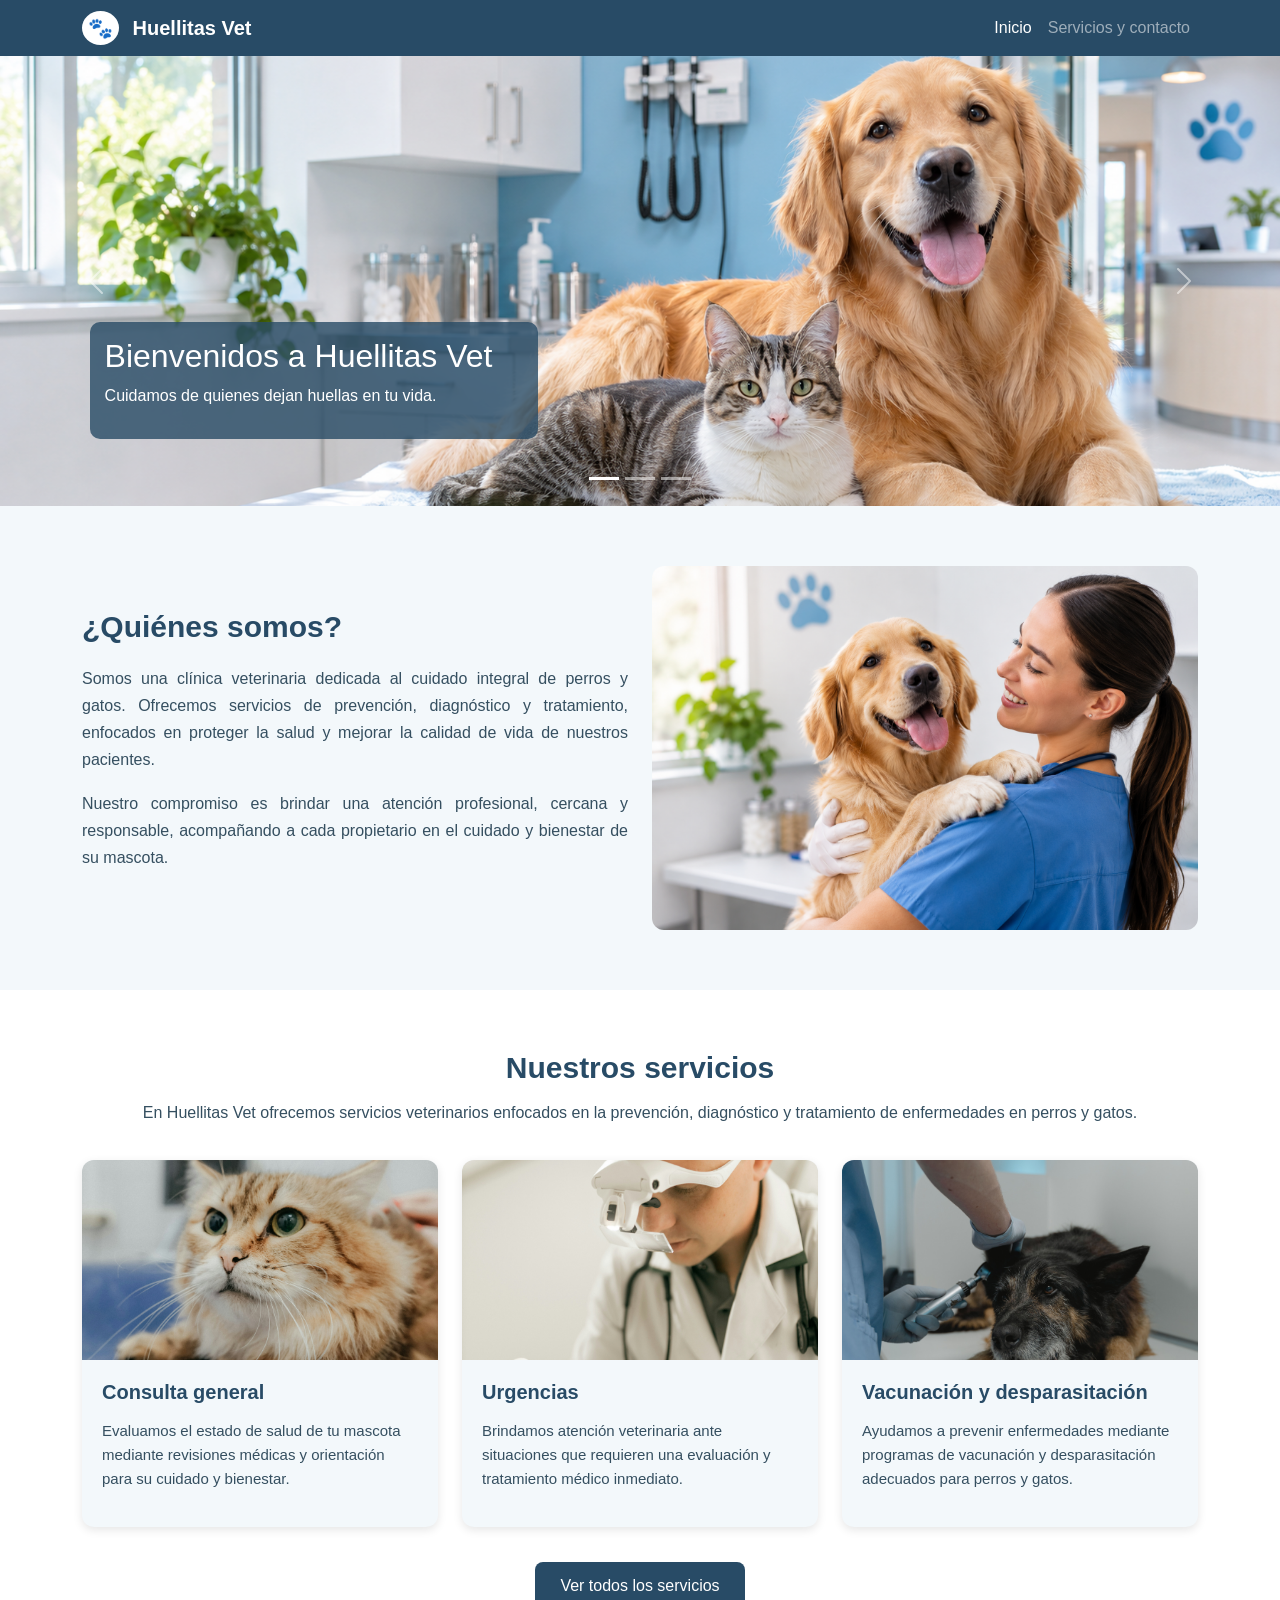
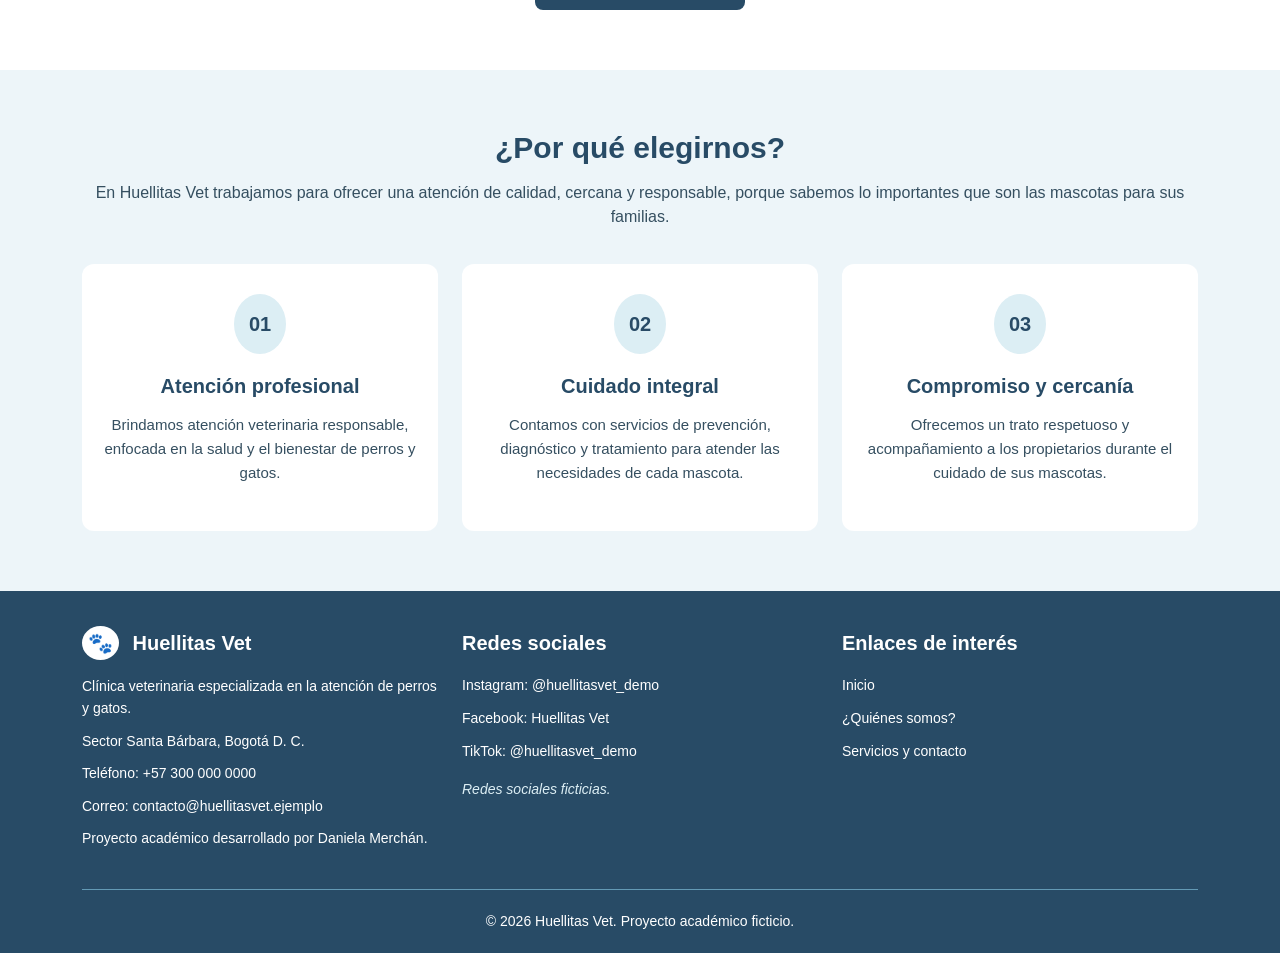
<file: index.html>
<!DOCTYPE html>
<html lang="es">

<head>
    <meta charset="UTF-8">
    <meta name="viewport" content="width=device-width, initial-scale=1.0">

    <title>Huellitas Vet - Inicio</title>

    <!-- Incorporación de Bootstrap CSS -->
    <link href="https://cdn.jsdelivr.net/npm/bootstrap@5.3.8/dist/css/bootstrap.min.css" rel="stylesheet">

    <!-- Hoja de estilos personalizada -->
    <link rel="stylesheet" href="CSS/iniciostyle.css">
</head>

<body>

    <!-- Encabezado y barra de navegación -->
    <header>

        <nav class="navbar navbar-expand-lg navbar-dark navbar-huellitas">
            <!-- navbar identifica la barra de navegación. navbar-expand-lg permite que el menú se despliegue horizontalmente en pantallas grandes.-->
            <!-- navbar-dark adapta los colores del menú para fondos oscuros.-->
            <div class="container"> <!--organiza el contenido con márgenes laterales adaptables-->

                <!-- Nombre de la veterinaria -->
                <a class="navbar-brand" href="index.html">
                    <span class="icono-huella">🐾</span>
                    Huellitas Vet
                </a>

                <!-- Botón de menú para pantallas pequeñas -->
                <button class="navbar-toggler" type="button" data-bs-toggle="collapse" data-bs-target="#menuNavegacion"
                    aria-controls="menuNavegacion" aria-expanded="false" aria-label="Abrir menú">

                    <span class="navbar-toggler-icon"></span>
                </button> <!-- navbar-toggler crea el botón del menú en pantallas pequeñas -->

                <!-- Enlaces de navegación -->
                <div class="collapse navbar-collapse" id="menuNavegacion">
                    <!--collapse navbar-collapse permite mostrar u ocultar los enlaces de navegación-->

                    <div class="navbar-nav ms-auto"> <!--ms-auto desplaza los enlaces hacia la derecha-->
                        <a class="nav-link active" aria-current="page" href="index.html">Inicio</a>
                        <a class="nav-link" href="pagina.html">Servicios y contacto</a>
                    </div>

                </div>

            </div>
        </nav>

    </header>

    <!-- Contenido principal -->
    <main>

        <!-- Carrusel principal de imágenes -->
        <section id="carruselInicio">

            <div id="carruselHuellitas" class="carousel slide">

                <!-- Indicadores del carrusel -->
                <div class="carousel-indicators">
                    <button type="button" data-bs-target="#carruselHuellitas" data-bs-slide-to="0" class="active"
                        aria-current="true" aria-label="Imagen 1"></button>

                    <button type="button" data-bs-target="#carruselHuellitas" data-bs-slide-to="1"
                        aria-label="Imagen 2"></button>

                    <button type="button" data-bs-target="#carruselHuellitas" data-bs-slide-to="2"
                        aria-label="Imagen 3"></button>
                </div>

                <!-- Contenedor de las tres imágenes -->
                <div class="carousel-inner">

                    <!-- Primera imagen -->
                    <div class="carousel-item active">
                        <img src="imagenes/carrusel1.jpg" class="d-block w-100 imagen-carrusel" alt="Perro y gato">

                        <div class="carousel-caption">
                            <h2>Bienvenidos a Huellitas Vet</h2>
                            <p>Cuidamos de quienes dejan huellas en tu vida.</p>
                        </div>
                    </div>

                    <!-- Segunda imagen -->
                    <div class="carousel-item">
                        <img src="imagenes/carrusel2.jpg" class="d-block w-100 imagen-carrusel"
                            alt="Veterinario atendiendo a un perro">

                        <div class="carousel-caption">
                            <h2>Atención veterinaria integral</h2>
                            <p>Comprometidos con la salud y el bienestar de tu mascota.</p>
                        </div>
                    </div>

                    <!-- Tercera imagen -->
                    <div class="carousel-item">
                        <img src="imagenes/carrusel3.jpg" class="d-block w-100 imagen-carrusel"
                            alt="Atención veterinaria para gatos">

                        <div class="carousel-caption">
                            <h2>Cuidamos a tus mejores amigos</h2>
                            <p>Servicios especializados para perros y gatos.</p>
                        </div>
                    </div>

                </div>

                <!-- Botón para regresar a la imagen anterior -->
                <button class="carousel-control-prev" type="button" data-bs-target="#carruselHuellitas"
                    data-bs-slide="prev">

                    <span class="carousel-control-prev-icon" aria-hidden="true"></span>
                    <span class="visually-hidden">Anterior</span>
                </button>

                <!-- Botón para avanzar a la siguiente imagen -->
                <button class="carousel-control-next" type="button" data-bs-target="#carruselHuellitas"
                    data-bs-slide="next">

                    <span class="carousel-control-next-icon" aria-hidden="true"></span>
                    <span class="visually-hidden">Siguiente</span>
                </button>

            </div>

        </section>

        <!-- Sección 1: ¿Quiénes somos? -->
<section id="quienesSomos" class="seccion-nosotros">

    <div class="container">

        <div class="row align-items-center">

            <!-- Columna de texto -->
            <div class="col-12 col-md-6">

                <h2>¿Quiénes somos?</h2>

                <p>
                    Somos una clínica veterinaria
                    dedicada al cuidado integral de perros y gatos.
                    Ofrecemos servicios de prevención, diagnóstico y
                    tratamiento, enfocados en proteger la salud y
                    mejorar la calidad de vida de nuestros pacientes.
                </p>

                <p>
                    Nuestro compromiso es brindar una atención
                    profesional, cercana y responsable, acompañando
                    a cada propietario en el cuidado y bienestar
                    de su mascota.
                </p>

            </div>

            <!-- Columna de imagen -->
            <div class="col-12 col-md-6">

                <img src="imagenes/nosotros.jpg"
                    class="img-fluid imagen-nosotros"
                    alt="Veterinaria atendiendo a un perro">

            </div>

        </div>

    </div>

</section>

<!-- Sección 2: Servicios destacados -->
<section id="serviciosDestacados" class="seccion-servicios">

    <div class="container">

        <h2>Nuestros servicios</h2>

        <p class="descripcion-servicios">
            En Huellitas Vet ofrecemos servicios veterinarios
            enfocados en la prevención, diagnóstico y tratamiento
            de enfermedades en perros y gatos.
        </p>

        <div class="row g-4">

            <!-- Servicio 1: Consulta general -->
            <div class="col-12 col-md-6 col-lg-4">

                <article class="tarjeta-servicio">

                    <img src="imagenes/consulta.jpg"
                        alt="Veterinaria realizando una consulta a un perro">

                    <div class="contenido-servicio">

                        <h3>Consulta general</h3>

                        <p>
                            Evaluamos el estado de salud de tu mascota
                            mediante revisiones médicas y orientación
                            para su cuidado y bienestar.
                        </p>

                    </div>

                </article>

            </div>

            <!-- Servicio 2: Urgencias -->
            <div class="col-12 col-md-6 col-lg-4">

                <article class="tarjeta-servicio">

                    <img src="imagenes/urgencias.jpg"
                        alt="Atención de urgencias veterinarias">

                    <div class="contenido-servicio">

                        <h3>Urgencias</h3>

                        <p>
                            Brindamos atención veterinaria ante
                            situaciones que requieren una evaluación
                            y tratamiento médico inmediato.
                        </p>

                    </div>

                </article>

            </div>

            <!-- Servicio 3: Vacunación -->
            <div class="col-12 col-md-6 col-lg-4">

                <article class="tarjeta-servicio">

                    <img src="imagenes/vacunacion.jpg"
                        alt="Vacunación de una mascota">

                    <div class="contenido-servicio">

                        <h3>Vacunación y desparasitación</h3>

                        <p>
                            Ayudamos a prevenir enfermedades mediante
                            programas de vacunación y desparasitación
                            adecuados para perros y gatos.
                        </p>

                    </div>

                </article>

            </div>

        </div>

        <!-- Enlace a la página de servicios -->
        <div class="enlace-servicios">

            <a href="pagina.html" class="boton-servicios">
                Ver todos los servicios
            </a>

        </div>

    </div>

</section>


<!-- Sección 3: ¿Por qué elegirnos? -->
<section id="porQueElegirnos" class="seccion-elegirnos">

    <div class="container">

        <h2>¿Por qué elegirnos?</h2>

        <p class="descripcion-elegirnos">
            En Huellitas Vet trabajamos para ofrecer
            una atención de calidad, cercana y responsable,
            porque sabemos lo importantes que son las
            mascotas para sus familias.
        </p>

        <div class="row g-4">

            <!-- Característica 1: Atención profesional -->
            <div class="col-12 col-md-6 col-lg-4">

                <article class="tarjeta-beneficio">

                    <span class="numero-beneficio">01</span> <!--span permite aplicar estilos a una parte específica del contenido.-->

                    <h3>Atención profesional</h3>

                    <p>
                        Brindamos atención veterinaria
                        responsable, enfocada en la salud
                        y el bienestar de perros y gatos.
                    </p>

                </article>

            </div>

            <!-- Característica 2: Cuidado integral -->
            <div class="col-12 col-md-6 col-lg-4">

                <article class="tarjeta-beneficio">

                    <span class="numero-beneficio">02</span>

                    <h3>Cuidado integral</h3>

                    <p>
                        Contamos con servicios de prevención,
                        diagnóstico y tratamiento para atender
                        las necesidades de cada mascota.
                    </p>

                </article>

            </div>

            <!-- Característica 3: Compromiso y cercanía -->
            <div class="col-12 col-md-6 col-lg-4">

                <article class="tarjeta-beneficio">

                    <span class="numero-beneficio">03</span>

                    <h3>Compromiso y cercanía</h3>

                    <p>
                        Ofrecemos un trato respetuoso y
                        acompañamiento a los propietarios
                        durante el cuidado de sus mascotas.
                    </p>

                </article>

            </div>

        </div>

    </div>

</section>


    </main>

    <!-- Pie de página -->
<footer class="footer-huellitas">

    <div class="container">

        <div class="row gy-4">

            <!-- Columna 1: Información de la veterinaria y creador -->
            <div class="col-12 col-md-4">

                <h3>
                    <span class="icono-huella">🐾</span>
                    Huellitas Vet
                </h3>

                <p>
                    Clínica veterinaria especializada en
                    la atención de perros y gatos.
                </p>

                <p>Sector Santa Bárbara, Bogotá D. C.</p>
                <p>Teléfono: +57 300 000 0000</p>
                <p>Correo: contacto@huellitasvet.ejemplo</p>

                <p>
                    Proyecto académico desarrollado por
                    Daniela Merchán.
                </p>

            </div>

            <!-- Columna 2: Redes sociales ficticias -->
            <div class="col-12 col-md-4">

                <h3>Redes sociales</h3>

                <ul class="lista-footer">
                    <li>Instagram: @huellitasvet_demo</li>
                    <li>Facebook: Huellitas Vet</li>
                    <li>TikTok: @huellitasvet_demo</li>
                </ul>

                <p class="nota-footer">
                    Redes sociales ficticias.
                </p>

            </div>

            <!-- Columna 3: Enlaces de interés -->
            <div class="col-12 col-md-4">

                <h3>Enlaces de interés</h3>

                <ul class="lista-footer">
                    <li>
                        <a href="index.html">Inicio</a>
                    </li>

                    <li>
                        <a href="index.html#quienesSomos">
                            ¿Quiénes somos?
                        </a>
                    </li>

                    <li>
                        <a href="pagina.html">
                            Servicios y contacto
                        </a>
                    </li>
                </ul>

            </div>

        </div>

        <!-- Información inferior del footer -->
        <div class="pie-inferior">

            <p>
                © 2026 Huellitas Vet.
                Proyecto académico ficticio.
            </p>

        </div>

    </div>

</footer>

    <!-- Incorporación de Bootstrap JavaScript -->
    <script src="https://cdn.jsdelivr.net/npm/bootstrap@5.3.8/dist/js/bootstrap.bundle.min.js"></script>

</body>

</html>
</file>
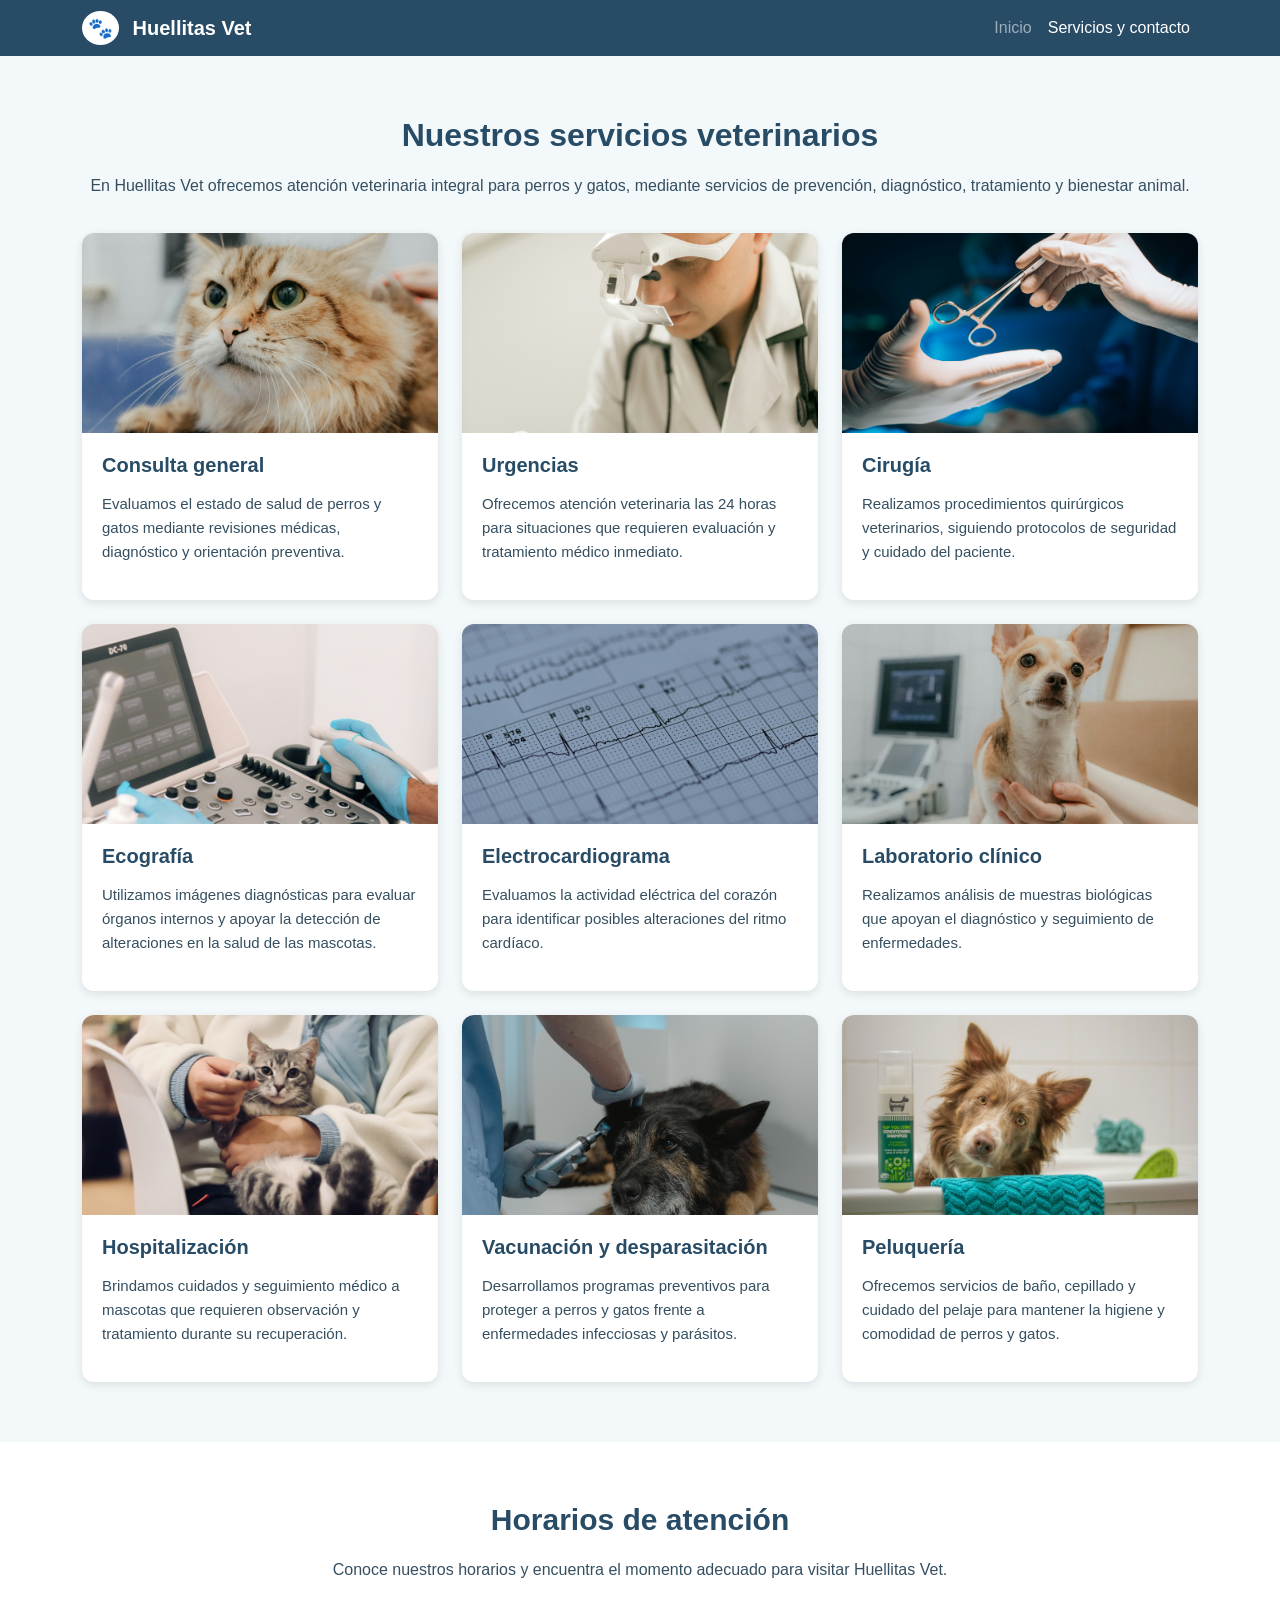
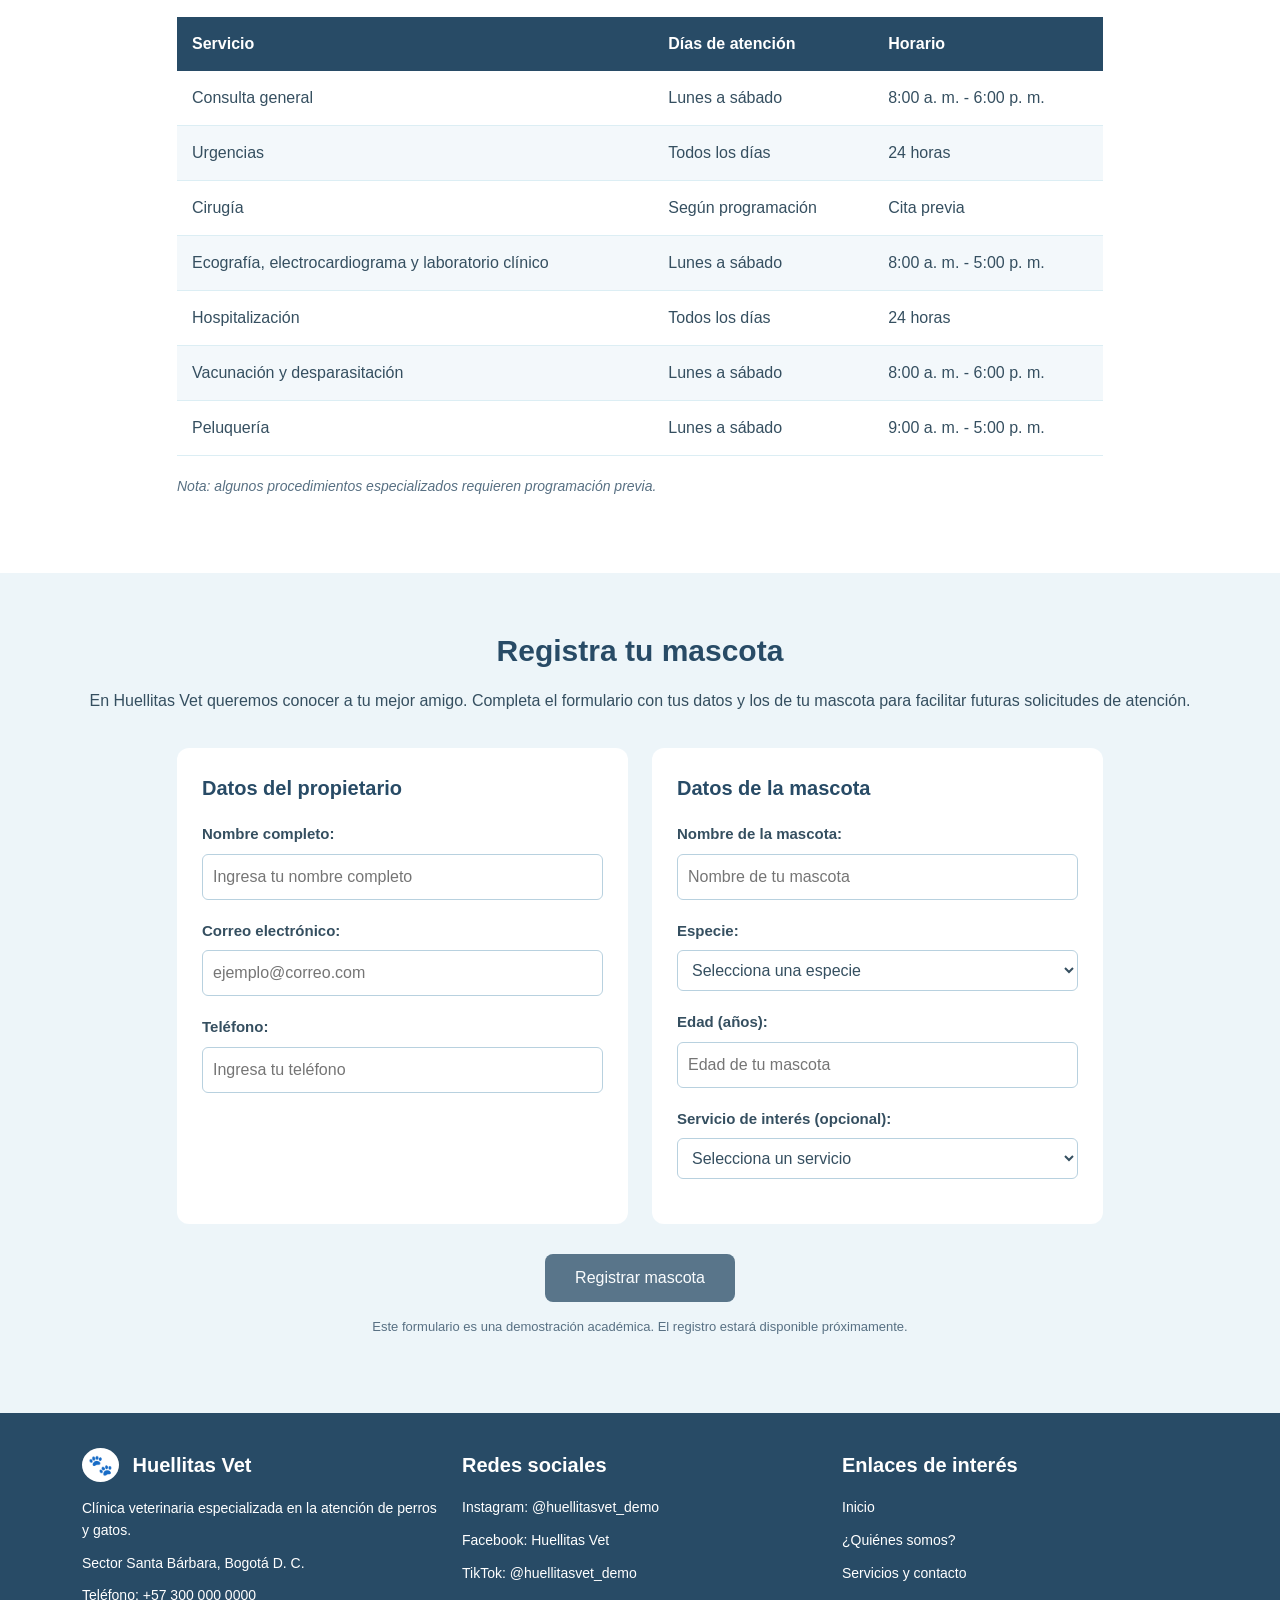
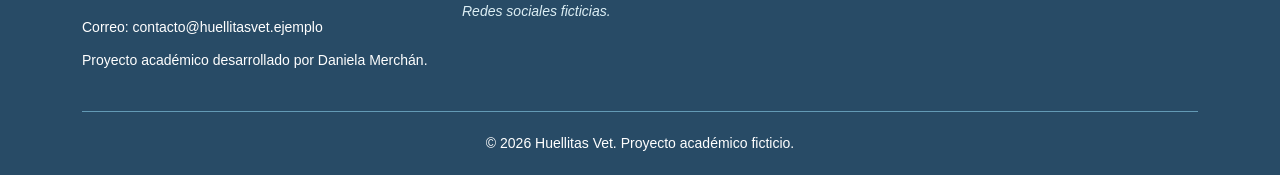
<file: pagina.html>
<!DOCTYPE html>
<html lang="es">

<head>
    <meta charset="UTF-8">
    <meta name="viewport" content="width=device-width, initial-scale=1.0">

    <title>Huellitas Vet - Servicios y contacto</title>

    <!-- Incorporación de Bootstrap CSS -->
    <link href="https://cdn.jsdelivr.net/npm/bootstrap@5.3.8/dist/css/bootstrap.min.css" rel="stylesheet">

    <!-- Hoja de estilos personalizada -->
    <link rel="stylesheet" href="CSS/paginastyle.css">
</head>

<body>

    <!-- Encabezado y barra de navegación -->
    <header>

        <nav class="navbar navbar-expand-lg navbar-dark navbar-huellitas">
            <!-- navbar identifica la barra de navegación. navbar-expand-lg permite que el menú se despliegue horizontalmente en pantallas grandes.-->
            <!-- navbar-dark adapta los colores del menú para fondos oscuros.-->
            <div class="container"> <!--organiza el contenido con márgenes laterales adaptables-->

                <!-- Nombre de la veterinaria -->
                <a class="navbar-brand" href="index.html">
                    <span class="icono-huella">🐾</span>
                    Huellitas Vet
                </a>

                <!-- Botón de menú para pantallas pequeñas -->
                <button class="navbar-toggler" type="button" data-bs-toggle="collapse" data-bs-target="#menuNavegacion"
                    aria-controls="menuNavegacion" aria-expanded="false" aria-label="Abrir menú">

                    <span class="navbar-toggler-icon"></span>
                </button> <!-- navbar-toggler crea el botón del menú en pantallas pequeñas -->

                <!-- Enlaces de navegación -->
                <div class="collapse navbar-collapse" id="menuNavegacion">
                    <!--collapse navbar-collapse permite mostrar u ocultar los enlaces de navegación-->

                    <div class="navbar-nav ms-auto"> <!--ms-auto desplaza los enlaces hacia la derecha-->
                        <a class="nav-link" href="index.html">Inicio</a>
                        <a class="nav-link active" aria-current="page" href="pagina.html">Servicios y contacto</a>
                    </div>

                </div>

            </div>
        </nav>

    </header>

    <!-- Contenido principal -->
<main>

    <!-- Sección 1: Nuestros servicios -->
    <section id="nuestrosServicios" class="seccion-todos-servicios">

        <div class="container">

            <h1>Nuestros servicios veterinarios</h1>

            <p class="descripcion-servicios">
                En Huellitas Vet ofrecemos atención veterinaria
                integral para perros y gatos, mediante servicios
                de prevención, diagnóstico, tratamiento y
                bienestar animal.
            </p>

            <div class="row g-4">

                <!-- Servicio 1: Consulta general -->
                <div class="col-12 col-md-6 col-lg-4">

                    <article class="tarjeta-servicio">

                        <img src="imagenes/consulta.jpg"
                            alt="Consulta veterinaria general">

                        <div class="contenido-servicio">
                            <h3>Consulta general</h3>

                            <p>
                                Evaluamos el estado de salud de perros
                                y gatos mediante revisiones médicas,
                                diagnóstico y orientación preventiva.
                            </p>
                        </div>

                    </article>

                </div>

                <!-- Servicio 2: Urgencias -->
                <div class="col-12 col-md-6 col-lg-4">

                    <article class="tarjeta-servicio">

                        <img src="imagenes/urgencias.jpg"
                            alt="Atención de urgencias veterinarias">

                        <div class="contenido-servicio">
                            <h3>Urgencias</h3>

                            <p>
                                Ofrecemos atención veterinaria las
                                24 horas para situaciones que
                                requieren evaluación y tratamiento
                                médico inmediato.
                            </p>
                        </div>

                    </article>

                </div>

                <!-- Servicio 3: Cirugía -->
                <div class="col-12 col-md-6 col-lg-4">

                    <article class="tarjeta-servicio">

                        <img src="imagenes/cirugia.jpg"
                            alt="Procedimiento quirúrgico veterinario">

                        <div class="contenido-servicio">
                            <h3>Cirugía</h3>

                            <p>
                                Realizamos procedimientos quirúrgicos
                                veterinarios, siguiendo protocolos
                                de seguridad y cuidado del paciente.
                            </p>
                        </div>

                    </article>

                </div>

                <!-- Servicio 4: Ecografía -->
                <div class="col-12 col-md-6 col-lg-4">

                    <article class="tarjeta-servicio">

                        <img src="imagenes/ecografia.jpg"
                            alt="Ecografía veterinaria">

                        <div class="contenido-servicio">
                            <h3>Ecografía</h3>

                            <p>
                                Utilizamos imágenes diagnósticas
                                para evaluar órganos internos y
                                apoyar la detección de alteraciones
                                en la salud de las mascotas.
                            </p>
                        </div>

                    </article>

                </div>

                <!-- Servicio 5: Electrocardiograma -->
                <div class="col-12 col-md-6 col-lg-4">

                    <article class="tarjeta-servicio">

                        <img src="imagenes/electrocardiograma.jpg"
                            alt="Evaluación cardíaca veterinaria">

                        <div class="contenido-servicio">
                            <h3>Electrocardiograma</h3>

                            <p>
                                Evaluamos la actividad eléctrica
                                del corazón para identificar
                                posibles alteraciones del
                                ritmo cardíaco.
                            </p>
                        </div>

                    </article>

                </div>

                <!-- Servicio 6: Laboratorio clínico -->
                <div class="col-12 col-md-6 col-lg-4">

                    <article class="tarjeta-servicio">

                        <img src="imagenes/laboratorio.jpg"
                            alt="Laboratorio clínico veterinario">

                        <div class="contenido-servicio">
                            <h3>Laboratorio clínico</h3>

                            <p>
                                Realizamos análisis de muestras
                                biológicas que apoyan el diagnóstico
                                y seguimiento de enfermedades.
                            </p>
                        </div>

                    </article>

                </div>

                <!-- Servicio 7: Hospitalización -->
                <div class="col-12 col-md-6 col-lg-4">

                    <article class="tarjeta-servicio">

                        <img src="imagenes/hospitalizacion.jpg"
                            alt="Hospitalización veterinaria">

                        <div class="contenido-servicio">
                            <h3>Hospitalización</h3>

                            <p>
                                Brindamos cuidados y seguimiento
                                médico a mascotas que requieren
                                observación y tratamiento
                                durante su recuperación.
                            </p>
                        </div>

                    </article>

                </div>

                <!-- Servicio 8: Vacunación y desparasitación -->
                <div class="col-12 col-md-6 col-lg-4">

                    <article class="tarjeta-servicio">

                        <img src="imagenes/vacunacion.jpg"
                            alt="Vacunación de una mascota">

                        <div class="contenido-servicio">
                            <h3>Vacunación y desparasitación</h3>

                            <p>
                                Desarrollamos programas preventivos
                                para proteger a perros y gatos
                                frente a enfermedades infecciosas
                                y parásitos.
                            </p>
                        </div>

                    </article>

                </div>

                <!-- Servicio 9: Peluquería -->
                <div class="col-12 col-md-6 col-lg-4">

                    <article class="tarjeta-servicio">

                        <img src="imagenes/peluqueria.jpg"
                            alt="Servicio de peluquería para mascotas">

                        <div class="contenido-servicio">
                            <h3>Peluquería</h3>

                            <p>
                                Ofrecemos servicios de baño,
                                cepillado y cuidado del pelaje
                                para mantener la higiene y
                                comodidad de perros y gatos.
                            </p>
                        </div>

                    </article>

                </div>

            </div>

        </div>

    </section>

    
<!-- Sección 2: Horarios de atención -->
<section id="horariosAtencion" class="seccion-horarios">

    <div class="container">

        <h2>Horarios de atención</h2>

        <p class="descripcion-horarios">
            Conoce nuestros horarios y encuentra el momento
            adecuado para visitar Huellitas Vet.
        </p>

        <div class="row justify-content-center">

            <div class="col-12 col-lg-10">

                <!-- Tabla de horarios de la veterinaria -->
                <div class="table-responsive">

                    <table class="tabla-horarios"> <!--Crea una tabla-->

                        <thead>
                            <tr> <!--Define una fila-->
                                <th scope="col">Servicio</th> <!--th define una celda de encabezado-->
                                <th scope="col">Días de atención</th>
                                <th scope="col">Horario</th>
                            </tr>
                        </thead>

                        <tbody>

                            <tr>
                                <td>Consulta general</td> <!--Define una celda de datos-->
                                <td>Lunes a sábado</td>
                                <td>8:00 a. m. - 6:00 p. m.</td>
                            </tr>

                            <tr>
                                <td>Urgencias</td>
                                <td>Todos los días</td>
                                <td>24 horas</td>
                            </tr>

                            <tr>
                                <td>Cirugía</td>
                                <td>Según programación</td>
                                <td>Cita previa</td>
                            </tr>

                            <tr>
                                <td>Ecografía, electrocardiograma
                                    y laboratorio clínico</td>
                                <td>Lunes a sábado</td>
                                <td>8:00 a. m. - 5:00 p. m.</td>
                            </tr>

                            <tr>
                                <td>Hospitalización</td>
                                <td>Todos los días</td>
                                <td>24 horas</td>
                            </tr>

                            <tr>
                                <td>Vacunación y desparasitación</td>
                                <td>Lunes a sábado</td>
                                <td>8:00 a. m. - 6:00 p. m.</td>
                            </tr>

                            <tr>
                                <td>Peluquería</td>
                                <td>Lunes a sábado</td>
                                <td>9:00 a. m. - 5:00 p. m.</td>
                            </tr>

                        </tbody>

                    </table>

                </div>

                <!-- Información adicional -->
                <p class="nota-horarios">
                    Nota: algunos procedimientos especializados
                    requieren programación previa.
                </p>

            </div>

        </div>

    </div>

</section>


    
<!-- Sección 3: Registro de mascotas -->
<section id="registroMascotas" class="seccion-registro">

    <div class="container">

        <h2>Registra tu mascota</h2>

        <p class="descripcion-registro">
            En Huellitas Vet queremos conocer a tu mejor amigo.
            Completa el formulario con tus datos y los de tu
            mascota para facilitar futuras solicitudes de atención.
        </p>

        <div class="row justify-content-center">

            <div class="col-12 col-lg-10">

                <!-- Formulario de registro -->
                <form id="formularioRegistro">

                    <div class="row g-4">

                        <!-- Columna 1: Datos del propietario -->
                        <div class="col-12 col-md-6">

                            <fieldset class="grupo-formulario">

                                <legend>Datos del propietario</legend>

                                <label for="nombrePropietario">
                                    Nombre completo:
                                </label>

                                <input type="text"
                                    id="nombrePropietario"
                                    name="nombrePropietario"
                                    placeholder="Ingresa tu nombre completo"
                                    required>

                                <label for="correo">
                                    Correo electrónico:
                                </label>

                                <input type="email"
                                    id="correo"
                                    name="correo"
                                    placeholder="ejemplo@correo.com"
                                    required>

                                <label for="telefono">
                                    Teléfono:
                                </label>

                                <input type="tel"
                                    id="telefono"
                                    name="telefono"
                                    placeholder="Ingresa tu teléfono"
                                    required>

                            </fieldset>

                        </div>

                        <!-- Columna 2: Datos de la mascota -->
                        <div class="col-12 col-md-6">

                            <fieldset class="grupo-formulario">

                                <legend>Datos de la mascota</legend>

                                <label for="nombreMascota">
                                    Nombre de la mascota:
                                </label>

                                <input type="text"
                                    id="nombreMascota"
                                    name="nombreMascota"
                                    placeholder="Nombre de tu mascota"
                                    required>

                                <label for="especie">
                                    Especie:
                                </label>

                                <select id="especie" name="especie" required>
                                    <option value="">Selecciona una especie</option>
                                    <option value="perro">Perro</option>
                                    <option value="gato">Gato</option>
                                </select>

                                <label for="edad">
                                    Edad (años):
                                </label>

                                <input type="number"
                                    id="edad"
                                    name="edad"
                                    min="0"
                                    placeholder="Edad de tu mascota"
                                    required>

                                <label for="servicio">
                                    Servicio de interés (opcional):
                                </label>

                                <select id="servicio" name="servicio">
                                    <option value="">Selecciona un servicio</option>
                                    <option value="consulta">Consulta general</option>
                                    <option value="urgencias">Urgencias</option>
                                    <option value="cirugia">Cirugía</option>
                                    <option value="ecografia">Ecografía</option>
                                    <option value="electrocardiograma">Electrocardiograma</option>
                                    <option value="laboratorio">Laboratorio clínico</option>
                                    <option value="hospitalizacion">Hospitalización</option>
                                    <option value="vacunacion">Vacunación y desparasitación</option>
                                    <option value="peluqueria">Peluquería</option>
                                </select>

                            </fieldset>

                        </div>

                    </div>

                    <!-- Botón de registro (prototipo) -->
                    <div class="contenedor-boton">

                        <button type="button" class="boton-registro" disabled>
                            Registrar mascota
                        </button>

                    </div>

                    <p class="nota-registro">
                        Este formulario es una demostración académica.
                        El registro estará disponible próximamente.
                    </p>

                </form>

            </div>

        </div>

    </div>

</section>


</main>

    <!-- Pie de página -->
<footer class="footer-huellitas">

    <div class="container">

        <div class="row gy-4">

            <!-- Columna 1: Información de la veterinaria y creador -->
            <div class="col-12 col-md-4">

                <h3>
                    <span class="icono-huella">🐾</span>
                    Huellitas Vet
                </h3>

                <p>
                    Clínica veterinaria especializada en
                    la atención de perros y gatos.
                </p>

                <p>Sector Santa Bárbara, Bogotá D. C.</p>
                <p>Teléfono: +57 300 000 0000</p>
                <p>Correo: contacto@huellitasvet.ejemplo</p>

                <p>
                    Proyecto académico desarrollado por
                    Daniela Merchán.
                </p>

            </div>

            <!-- Columna 2: Redes sociales ficticias -->
            <div class="col-12 col-md-4">

                <h3>Redes sociales</h3>

                <ul class="lista-footer">
                    <li>Instagram: @huellitasvet_demo</li>
                    <li>Facebook: Huellitas Vet</li>
                    <li>TikTok: @huellitasvet_demo</li>
                </ul>

                <p class="nota-footer">
                    Redes sociales ficticias.
                </p>

            </div>

            <!-- Columna 3: Enlaces de interés -->
            <div class="col-12 col-md-4">

                <h3>Enlaces de interés</h3>

                <ul class="lista-footer">
                    <li>
                        <a href="index.html">Inicio</a>
                    </li>

                    <li>
                        <a href="index.html#quienesSomos">
                            ¿Quiénes somos?
                        </a>
                    </li>

                    <li>
                        <a href="pagina.html">
                            Servicios y contacto
                        </a>
                    </li>
                </ul>

            </div>

        </div>

        <!-- Información inferior del footer -->
        <div class="pie-inferior">

            <p>
                © 2026 Huellitas Vet.
                Proyecto académico ficticio.
            </p>

        </div>

    </div>

</footer>

    <!-- Incorporación de Bootstrap JavaScript -->
    <script src="https://cdn.jsdelivr.net/npm/bootstrap@5.3.8/dist/js/bootstrap.bundle.min.js"></script>

</body>

</html>
</file>
<file: CSS/iniciostyle.css>
/* Estilos generales de la página */
body {
    font-family: Arial, sans-serif;
    background-color: #FFFFFF;
}

/* Barra de navegación */
.navbar-huellitas {
    background-color: #284B66;
}

/* Nombre de la veterinaria */
.navbar-brand {
    font-weight: bold;
}

/* Icono de huellita */
.icono-huella {
    background-color: white;
    border-radius: 50%;
    padding: 6px;
    margin-right: 8px;
}

/* Imágenes del carrusel */
.imagen-carrusel {
    width: 100%;
    height: 450px;
    object-fit: cover;
    object-position: center 30%; /* 30%: ajusta qué parte de la imagen se muestra verticalmente. */
}

/* Textos del carrusel */
.carousel-caption {
    background-color: rgba(40, 75, 102, 0.80);
    border-radius: 10px;
    padding: 15px;

    /* Ubicación del texto hacia la izquierda */
    left: 7%;
    right: auto;
    bottom: 15%;
    width: 35%;
    text-align: left;
}

/* Adaptación del carrusel a celulares */
@media (max-width: 767px) {

    .imagen-carrusel {
        height: 250px;
        object-position: center top;
    }

    .carousel-caption {
        left: 5%;
        right: 5%;
        bottom: 10px;
        width: 90%;
        padding: 10px;
        text-align: center;
    }

    .carousel-caption h2 {
        font-size: 18px;
    }

    .carousel-caption p {
        font-size: 12px;
    }
}

/* Sección 1: ¿Quiénes somos? */
.seccion-nosotros {
    background-color: #F3F8FB;
    padding: 60px 0;
}

/* Título de la sección */
.seccion-nosotros h2 {
    color: #284B66;
    font-size: 30px;
    font-weight: bold;
    margin-bottom: 20px;
}

/* Párrafos de la sección */
.seccion-nosotros p {
    color: #354F60;
    font-size: 16px;
    line-height: 1.7;
    text-align: justify;
}

/* Imagen de la sección */
.imagen-nosotros {
    width: 100%;
    height: auto;
    border-radius: 12px;
}


/* Sección 2: Servicios destacados */
.seccion-servicios {
    background-color: #FFFFFF;
    padding: 60px 0;
}

/* Título de la sección */
.seccion-servicios h2 {
    color: #284B66;
    font-size: 30px;
    font-weight: bold;
    text-align: center;
    margin-bottom: 15px;
}

/* Descripción general de los servicios */
.descripcion-servicios {
    text-align: center;
    color: #354F60;
    font-size: 16px;
    margin-bottom: 35px;
}

/* Tarjetas de servicios */
.tarjeta-servicio {
    background-color: #F3F8FB;
    border-radius: 12px;
    overflow: hidden; /*Evita que la imagen sobresalga sobre los bordes redondeados */
    height: 100%;
    box-shadow: 0 3px 10px rgba(0, 0, 0, 0.10);
}

/* Imágenes de las tarjetas */
.tarjeta-servicio img {
    width: 100%;
    height: 200px;
    object-fit: cover;
}

/* Contenido de las tarjetas */
.contenido-servicio {
    padding: 20px;
}

/* Títulos de los servicios */
.contenido-servicio h3 {
    color: #284B66;
    font-size: 20px;
    font-weight: bold;
    margin-bottom: 15px;
}

/* Descripción de cada servicio */
.contenido-servicio p {
    color: #354F60;
    font-size: 15px;
    line-height: 1.6;
}

/* Contenedor del botón */
.enlace-servicios {
    text-align: center;
    margin-top: 35px;
}

/* Botón para ver todos los servicios */
.boton-servicios {
    display: inline-block;
    background-color: #284B66;
    color: white;
    padding: 12px 25px;
    border-radius: 8px;
    text-decoration: none;
}

/* Cambio de color al pasar el cursor */
.boton-servicios:hover {
    background-color: #639AB5;
    color: white;
}


/* Sección 3: ¿Por qué elegirnos? */
.seccion-elegirnos {
    background-color: #EDF5F9;
    padding: 60px 0;
}

/* Título de la sección */
.seccion-elegirnos h2 {
    color: #284B66;
    font-size: 30px;
    font-weight: bold;
    text-align: center;
    margin-bottom: 15px;
}

/* Descripción principal */
.descripcion-elegirnos {
    color: #354F60;
    font-size: 16px;
    text-align: center;
    margin-bottom: 35px;
}

/* Tarjetas de características */
.tarjeta-beneficio {
    background-color: white;
    border-radius: 12px;
    padding: 30px 20px;
    text-align: center;
    height: 100%;
}

/* Círculo con el número */
.numero-beneficio {
    display: inline-block;
    background-color: #DCEEF4;
    color: #284B66;
    font-size: 20px;
    font-weight: bold;
    padding: 15px;
    border-radius: 50%;
    margin-bottom: 20px;
}

/* Títulos de las características */
.tarjeta-beneficio h3 {
    color: #284B66;
    font-size: 20px;
    font-weight: bold;
    margin-bottom: 15px;
}

/* Descripciones de las características */
.tarjeta-beneficio p {
    color: #354F60;
    font-size: 15px;
    line-height: 1.6;
}


/* Pie de página */
.footer-huellitas {
    background-color: #284B66;
    color: white;
    padding: 40px 0 20px;
}

/* Títulos del footer */
.footer-huellitas h3 {
    font-size: 20px;
    font-weight: bold;
    margin-bottom: 20px;
}

/* Párrafos del footer */
.footer-huellitas p {
    font-size: 14px;
    line-height: 1.6;
    margin-bottom: 10px;
}

/* Listas del footer */
.lista-footer {
    list-style: none; /* elimina las viñetas */
    padding: 0; /* elimina el espacio interior que la lista trae por defecto. */
}

/* Elementos de las listas */
.lista-footer li {
    margin-bottom: 12px;
    font-size: 14px;
}

/* Enlaces del footer */
.footer-huellitas a {
    color: white;
    text-decoration: none;
}

/* Efecto al pasar el cursor sobre un enlace */
.footer-huellitas a:hover { /* Cambia el color de los enlaces cuando se pasa el mouse por encima */
    color: #DCEEF4;
    text-decoration: underline;
}

/* Nota de redes sociales */
.nota-footer {
    color: #DCEEF4;
    font-style: italic;
}

/* Parte inferior del footer */
.pie-inferior {
    border-top: 1px solid #639AB5;
    margin-top: 30px;
    padding-top: 20px;
    text-align: center;
}

/* Párrafo de derechos de autor */
.pie-inferior p {
    margin-bottom: 0;
}
</file>
<file: CSS/paginastyle.css>
/* Estilos generales de la página */
body {
    font-family: Arial, sans-serif;
    background-color: #FFFFFF;
}

/* Barra de navegación */
.navbar-huellitas {
    background-color: #284B66;
}

/* Nombre de la veterinaria */
.navbar-brand {
    font-weight: bold;
}

/* Icono de huellita */
.icono-huella {
    background-color: white;
    border-radius: 50%;
    padding: 6px;
    margin-right: 8px;
}

/* Pie de página */
.footer-huellitas {
    background-color: #284B66;
    color: white;
    padding: 40px 0 20px;
}

/* Títulos del footer */
.footer-huellitas h3 {
    font-size: 20px;
    font-weight: bold;
    margin-bottom: 20px;
}

/* Párrafos del footer */
.footer-huellitas p {
    font-size: 14px;
    line-height: 1.6;
    margin-bottom: 10px;
}

/* Listas del footer */
.lista-footer {
    list-style: none; /* elimina las viñetas */
    padding: 0; /* elimina el espacio interior que la lista trae por defecto. */
}

/* Elementos de las listas */
.lista-footer li {
    margin-bottom: 12px;
    font-size: 14px;
}

/* Enlaces del footer */
.footer-huellitas a {
    color: white;
    text-decoration: none;
}

/* Efecto al pasar el cursor sobre un enlace */
.footer-huellitas a:hover { /* Cambia el color de los enlaces cuando se pasa el mouse por encima */
    color: #DCEEF4;
    text-decoration: underline;
}

/* Nota de redes sociales */
.nota-footer {
    color: #DCEEF4;
    font-style: italic;
}

/* Parte inferior del footer */
.pie-inferior {
    border-top: 1px solid #639AB5;
    margin-top: 30px;
    padding-top: 20px;
    text-align: center;
}

/* Párrafo de derechos de autor */
.pie-inferior p {
    margin-bottom: 0;
}


/* Sección 1: Nuestros servicios */
.seccion-todos-servicios {
    background-color: #F3F8FB;
    padding: 60px 0;
}

/* Título de la sección */
.seccion-todos-servicios h1 {
    color: #284B66;
    font-size: 32px;
    font-weight: bold;
    text-align: center;
    margin-bottom: 20px;
}

/* Descripción general */
.descripcion-servicios {
    color: #354F60;
    font-size: 16px;
    text-align: center;
    margin-bottom: 35px;
}

/* Tarjetas de servicios */
.tarjeta-servicio {
    background-color: white;
    border-radius: 12px;
    overflow: hidden;
    height: 100%;
    box-shadow: 0 3px 10px rgba(0, 0, 0, 0.10);
}

/* Imágenes de las tarjetas */
.tarjeta-servicio img {
    width: 100%;
    height: 200px;
    object-fit: cover;
}

/* Contenido de las tarjetas */
.contenido-servicio {
    padding: 20px;
}

/* Títulos de los servicios */
.contenido-servicio h3 {
    color: #284B66;
    font-size: 20px;
    font-weight: bold;
    margin-bottom: 15px;
}

/* Descripciones de los servicios */
.contenido-servicio p {
    color: #354F60;
    font-size: 15px;
    line-height: 1.6;
}


/* Sección 2: Horarios de atención */
.seccion-horarios {
    background-color: #FFFFFF;
    padding: 60px 0;
}

/* Título de la sección */
.seccion-horarios h2 {
    color: #284B66;
    font-size: 30px;
    font-weight: bold;
    text-align: center;
    margin-bottom: 20px;
}

/* Descripción de los horarios */
.descripcion-horarios {
    color: #354F60;
    font-size: 16px;
    text-align: center;
    margin-bottom: 35px;
}

/* Tabla de horarios */
.tabla-horarios {
    width: 100%;
    min-width: 550px;
    border-collapse: collapse;
}

/* Encabezados de la tabla */
.tabla-horarios th {
    background-color: #284B66;
    color: white;
    padding: 15px;
    text-align: left;
}

/* Celdas de la tabla */
.tabla-horarios td {
    color: #354F60;
    padding: 15px;
    border-bottom: 1px solid #DCEEF4;
}

/* Color de las filas pares */
.tabla-horarios tbody tr:nth-child(even) { /* las filas pares de la tabla tendrán un color azul claro */
    background-color: #F3F8FB;
}

/* Nota debajo de la tabla */
.nota-horarios {
    color: #587083;
    font-size: 14px;
    font-style: italic;
    margin-top: 20px;
}


/* Sección 3: Registro de mascotas */
.seccion-registro {
    background-color: #EDF5F9;
    padding: 60px 0;
}

/* Título de la sección */
.seccion-registro h2 {
    color: #284B66;
    font-size: 30px;
    font-weight: bold;
    text-align: center;
    margin-bottom: 20px;
}

/* Descripción del formulario */
.descripcion-registro {
    color: #354F60;
    font-size: 16px;
    text-align: center;
    margin-bottom: 35px;
}

/* Grupos de campos del formulario */
.grupo-formulario {
    background-color: white;
    border-radius: 12px;
    padding: 25px;
    height: 100%;
}

/* Títulos de los grupos */
.grupo-formulario legend {
    color: #284B66;
    font-size: 20px;
    font-weight: bold;
    margin-bottom: 20px;
}

/* Etiquetas de los campos */
.grupo-formulario label {
    display: block;
    color: #354F60;
    font-size: 15px;
    font-weight: bold;
    margin-bottom: 8px;
}

/* Campos de entrada y listas desplegables */
.grupo-formulario input,
.grupo-formulario select {
    width: 100%;
    padding: 10px;
    border: 1px solid #B8D1DF;
    border-radius: 6px;
    margin-bottom: 20px;
    background-color: white;
    color: #354F60;
}

/* Color del borde al seleccionar un campo */
.grupo-formulario input:focus,
.grupo-formulario select:focus {
    outline: 2px solid #639AB5;
    outline-offset: 1px;
}

/* Contenedor del botón */
.contenedor-boton {
    text-align: center;
    margin-top: 30px;
}

/* Botón de registro */
.boton-registro {
    background-color: #284B66;
    color: white;
    border: none;
    border-radius: 8px;
    padding: 12px 30px;
    font-size: 16px;
}

/* Apariencia del botón deshabilitado */
.boton-registro:disabled {
    opacity: 0.75;
    cursor: not-allowed;
}

/* Nota del formulario */
.nota-registro {
    text-align: center;
    color: #587083;
    font-size: 13px;
    margin-top: 15px;
}
</file>
